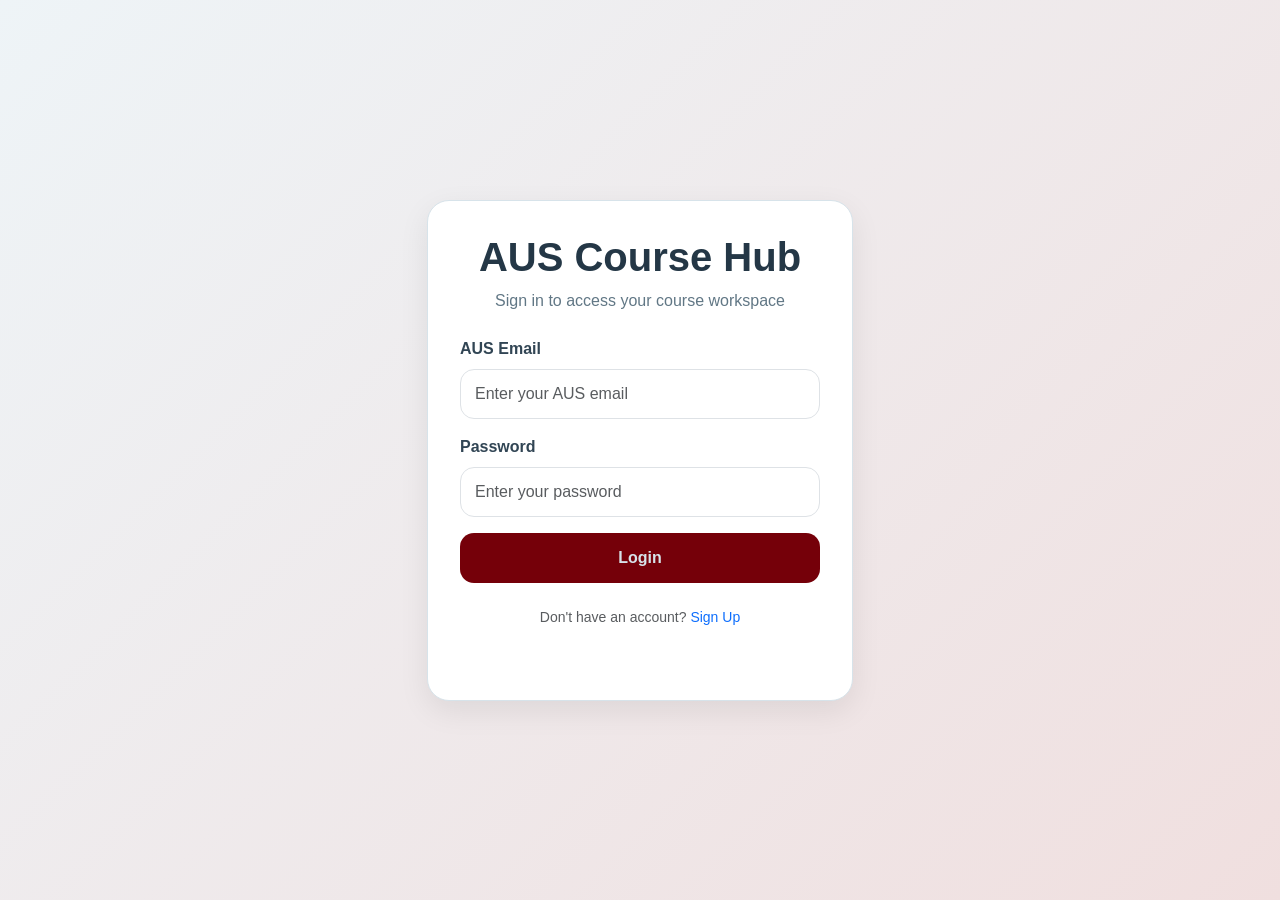
<file: index.html>
<!-- made to send users to login page first! -->
<!DOCTYPE html>
<html>
<head>
    <meta http-equiv="refresh" content="0; url=login.html" />
</head>
<body>
    <p>Loading CourseHub... <a href="login.html">click here</a> if not redirected.</p>
</body>
</html>
</file>
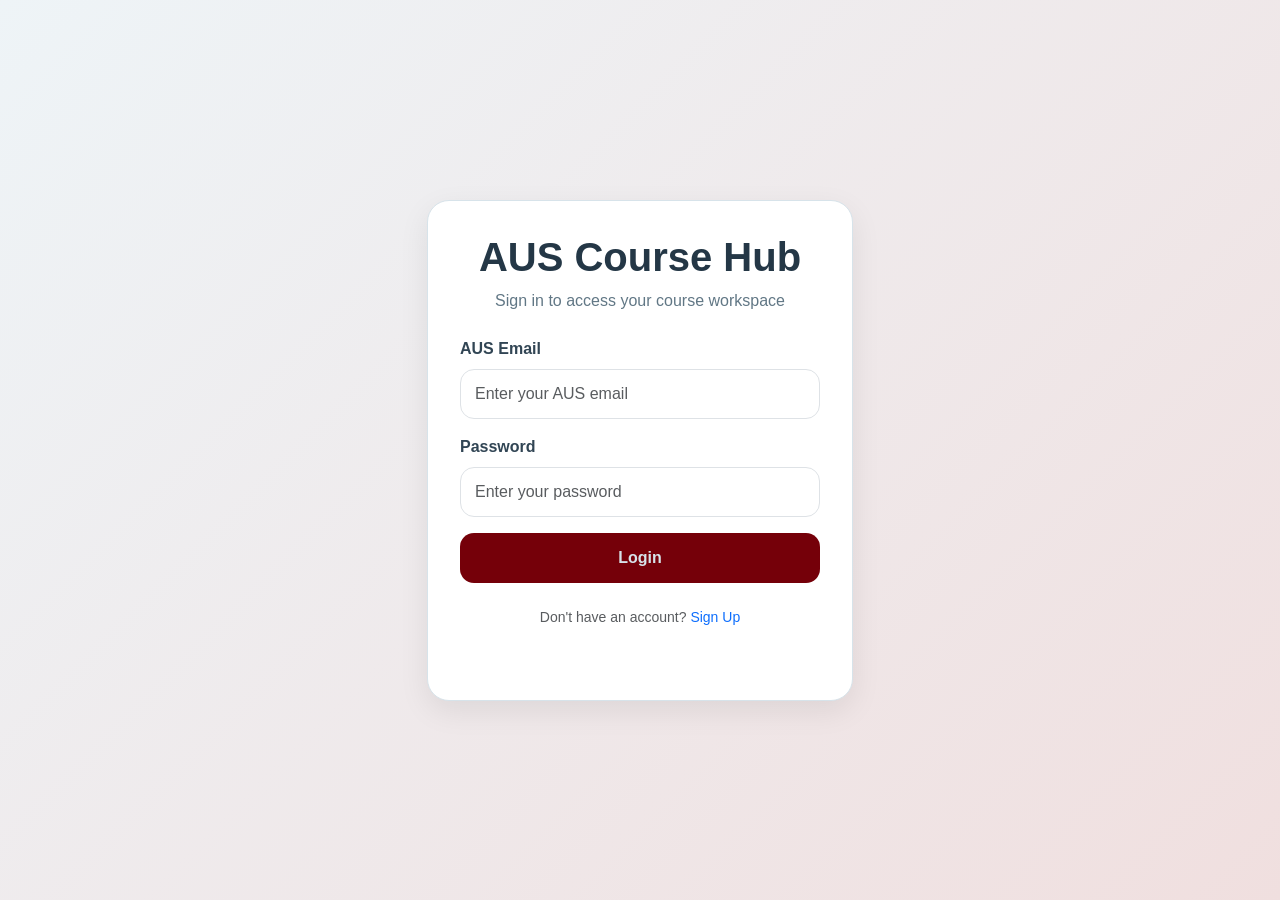
<file: login.html>
<!DOCTYPE html>
<html lang="en">
<head>
  <meta charset="UTF-8">
  <title>AUS Academic Workspace - Login & Sign Up</title>

  <link href="https://cdn.jsdelivr.net/npm/bootstrap@5.3.8/dist/css/bootstrap.min.css" rel="stylesheet" >
  <link rel="stylesheet" href="login.css">
  <style>
    /* Adding a smooth transition for the hidden name field */
    .hidden-field {
      display: none;
    }
  </style>
</head>
<body>
  <div class="container login-wrapper">
    <div class="login-card">
      <h1 class="login-title" id="formTitle">AUS Course Hub</h1>
      <p class="login-subtitle" id="formSubtitle">Sign in to access your course workspace</p>

      <form id="authForm" action="UsersServlet" method="POST">
        <input type="hidden" id="authAction" name="action" value="login">

        <div class="mb-3 hidden-field" id="nameField">
          <label for="fullName" class="form-label">Full Name</label>
          <input type="text" class="form-control" id="fullName" name="fullName" placeholder="Enter your full name">
        </div>

        <div class="mb-3 hidden-field" id="idField">
          <label for="id" class="form-label">AUS ID</label>
          <input type="text" class="form-control" id="id" name="id" placeholder="Enter your AUS ID">
        </div>

        <div class="mb-3">
          <label for="email" class="form-label">AUS Email</label>
          <input type="email" class="form-control" id="email" name="email" placeholder="Enter your AUS email" required>
        </div>

        <div class="mb-3">
          <label for="password" class="form-label">Password</label>
          <input type="password" class="form-control" id="password" name="password" placeholder="Enter your password" required>
        </div>

        <div class="d-grid">
          <button type="submit" class="btn btn-login" id="submitbutton">Login</button>
        </div>
      </form>

      <div class="mt-4 text-center">
        <p class="text-muted small">
          <span id="toggleText">Don't have an account?</span> 
          <a href="javascript:void(0)" onclick="toggleAuthMode()" id="toggleLink" class="text-decoration-none">Sign Up</a>
        </p>
      </div>

      <div id="message" class="message"></div>
    </div>
  </div>
  <script src="login.js"></script>
</body>
</html>
</file>
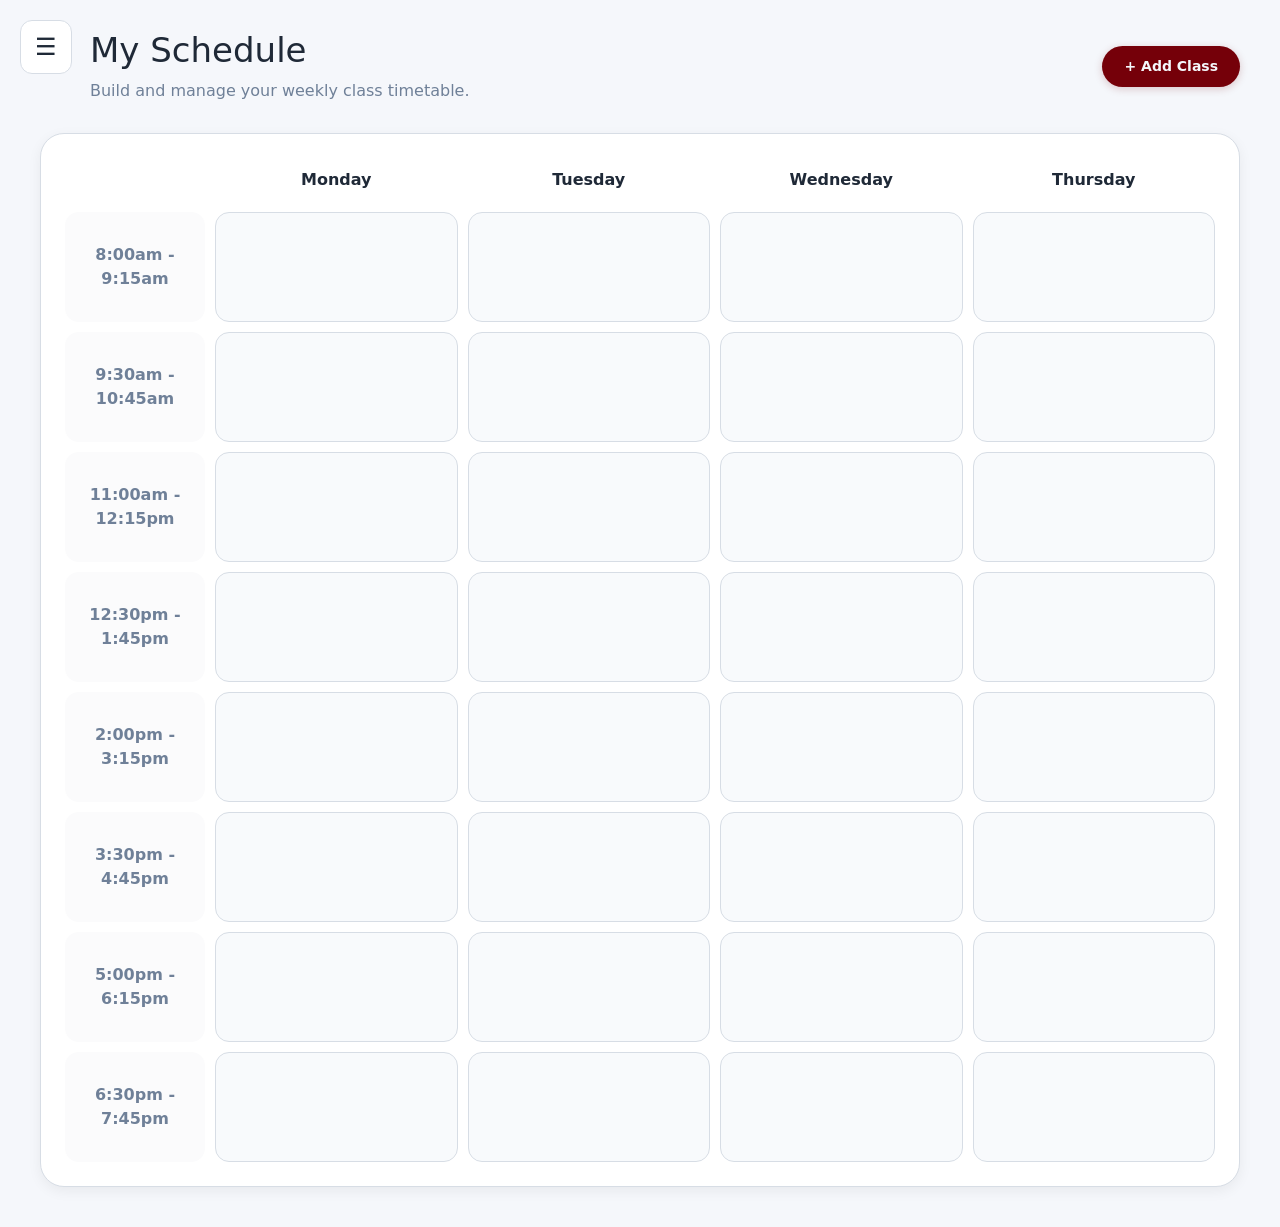
<file: schedule.html>
<!DOCTYPE html>
<html lang="en">
<head>
  <meta charset="UTF-8">
  <meta name="viewport" content="width=device-width, initial-scale=1.0">
  <title>My Schedule</title>
  <script>
  	const savedClasses = []; // This is populated by your ScheduleServlet
  </script>
  <link href="https://cdn.jsdelivr.net/npm/bootstrap@5.3.8/dist/css/bootstrap.min.css" rel="stylesheet">
  <link rel="stylesheet" href="https://cdn.jsdelivr.net/npm/bootstrap-icons@1.11.3/font/bootstrap-icons.min.css">
  <link rel="stylesheet" href="schedule.css"></head>
<body>

  <button id="menuToggle" class="menu-toggle">☰</button>

  <div id="sidebar" class="sidebar">
    <div class="sidebar-header">
      <span class="sidebar-title">CourseHub</span>
      <button id="closeMenu" class="close-btn">✕</button>
    </div>

    <nav class="sidebar-nav">
      <a href="UsersServlet" class="nav-item-custom"><i class="bi bi-speedometer2"></i> Dashboard</a>
      <a href="SidebarServlet?page=CoursesMain" class="nav-item-custom"><i class="bi bi-journal-bookmark-fill"></i> My classes</a>
      <a href="#" class="nav-item-custom active"><i class="bi bi-clock"></i> Schedule</a>
      <a href="SidebarServlet?page=flowchart" class="nav-item-custom"><i class="bi bi-diagram-2"></i> FlowChart</a>
      <a href="SidebarServlet?page=messages" class="nav-item-custom"><i class="bi bi-chat-dots"></i> Messages</a>
    </nav>
  </div>

  <header class="topbar">
    <div>
      <h1>My Schedule</h1>
      <p>Build and manage your weekly class timetable.</p>
    </div>
    <button id="openFormBtn" class="add-class-btn">+ Add Class</button>
  </header>

  <main class="page-content">
    <section class="schedule-card">
      <div class="schedule-board">
        <div class="schedule-header-row">
          <div class="time-header"></div>
          <div class="day-header">Monday</div>
          <div class="day-header">Tuesday</div>
          <div class="day-header">Wednesday</div>
          <div class="day-header">Thursday</div>
        </div>

        <div class="schedule-grid" id="scheduleGrid"></div>
      </div>
    </section>
  </main>

  <div class="form-page" id="classFormPopup"> 
    <div class="form-card">
      <h2 class="form-title">Add Course to Schedule</h2>

      <form id="classForm" action="ScheduleServlet" method="POST">
		  <label for="courseType" class="form-label">Type</label>
		  <select id="courseType" name="courseType" class="form-control" required>
		    <option value="">Select type</option>
		    <option value="lecture">Lecture</option>
		    <option value="recitation">Recitation</option>
		    <option value="lab110">Lab (1h 50m)</option>
		    <option value="lab250">Lab (2h 50m)</option>
		</select>
		
		  <label for="courseName" class="form-label">Course Name</label>
		  <input type="text" id="courseName" name="courseName" class="form-control" required>
		
		  <label for="courseCode" class="form-label">Course Code</label>
		  <input type="text" id="courseCode" name="courseCode" class="form-control" required>
		
		  <label class="form-label">Days</label>
		  <div class="days-group">
		    <label><input type="checkbox" name="days" value="Monday"> Monday</label>
		    <label><input type="checkbox" name="days" value="Tuesday"> Tuesday</label>
		    <label><input type="checkbox" name="days" value="Wednesday"> Wednesday</label>
		    <label><input type="checkbox" name="days" value="Thursday"> Thursday</label>
		  </div>
		
		  <label for="startTime" class="form-label">Start Time</label>
		  <select id="startTime" name="startTime" class="form-control" required>
		    <option value="">Select start time</option>
		    <option value="8:00">8:00am</option>
		    <option value="9:30">9:30am</option>
		    <option value="11:00">11:00am</option>
		    <option value="12:30">12:30pm</option>
		    <option value="14:00">2:00pm</option>
		    <option value="15:30">3:30pm</option>
		    <option value="17:00">5:00pm</option>
		    <option value="18:30">6:30pm</option>
		  </select>
		
		  <label for="room" class="form-label">Room</label>
		  <input type="text" id="room" name="room" class="form-control" required>
		
		  <div class="form-actions">
		    <button type="button" class="secondary-btn" id="cancelFormBtn">Cancel</button>
		    <button type="submit" class="add-class-btn">Save Class</button>
		  </div>
		</form>
    </div>
  </div>

  <script src="schedule.js"></script>
</body>
</html>
</file>
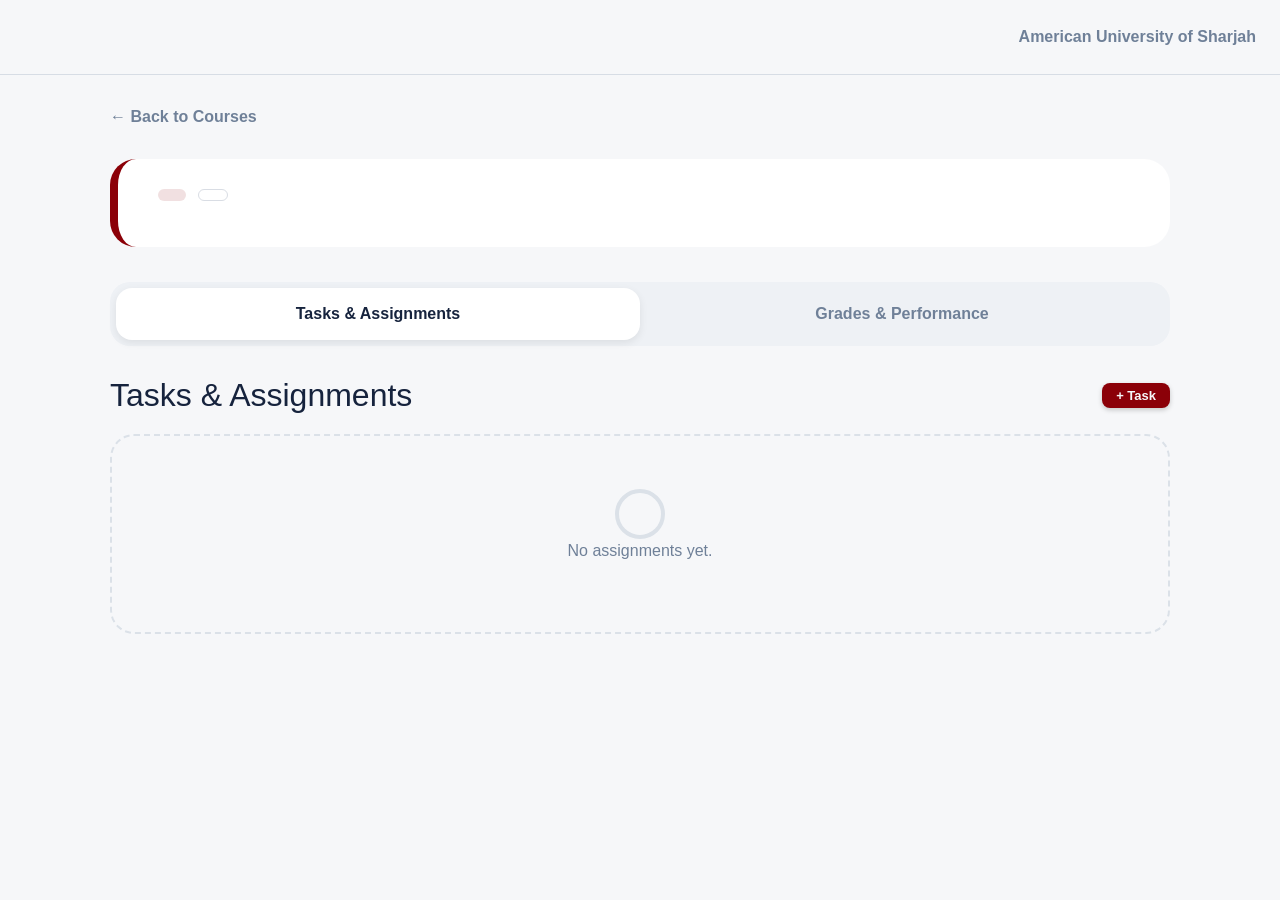
<file: workspace.html>
<!DOCTYPE html>
<html lang="en">

<head>
    <meta charset="UTF-8">
    <title>Workspace</title>

    <link href="https://cdn.jsdelivr.net/npm/bootstrap@5.3.3/dist/css/bootstrap.min.css" rel="stylesheet">
    <link rel="stylesheet" href="workspace.css">
</head>

<body>

    <header class="topbar">
        <div class="uni-name">American University of Sharjah</div>
    </header>

    <main class="container">

        <a href="SidebarServlet?page=CoursesMain" class="back-link">← Back to Courses</a>

        <section class="course-hero">
            <div class="hero-tags">
                <span id="courseCode" class="course-code"></span>
                <span id="courseSemester" class="course-semester"></span>
            </div>

            <h1 id="courseName"></h1>
            <p id="courseInstructor"></p>
        </section>

        <div class="tabs">
            <div class="tab active" onclick="showTasks()">Tasks & Assignments</div>
            <div class="tab" onclick="showGrades()">Grades & Performance</div>
        </div>

        <div id="tasksSection">

            <section class="section-header">
                <h2>Tasks & Assignments</h2>
                <button class="add-btn" onclick="openTaskForm()">+ Task</button>
            </section>

            <section class="empty-box" id="tasksEmptyBox">
                <div class="empty-content">
                    <div class="circle"></div>
                    <p>No assignments yet.</p>
                </div>
            </section>

            <div id="taskList"></div>

        </div>

        <div id="gradesSection" style="display: none;">

            <div class="grades-wrapper">

                <div class="grade-main">
                    <p>Current Grade Average</p>
                    <h1 id="gradeAverage">N/A</h1>
                    <span class="grade-dash" id="letterGrade">-</span>
                </div>

                <div class="grade-scale">
                    <h3>Grade Scale</h3>

                    <div class="row g-3 mt-2">
                        <div class="col-md-4"><div class="scale-box">A<br><span>93+</span></div></div>
                        <div class="col-md-4"><div class="scale-box">A-<br><span>90+</span></div></div>
                        <div class="col-md-4"><div class="scale-box">B+<br><span>87+</span></div></div>
                        <div class="col-md-4"><div class="scale-box">B<br><span>83+</span></div></div>
                        <div class="col-md-4"><div class="scale-box">B-<br><span>80+</span></div></div>
                        <div class="col-md-4"><div class="scale-box">C+<br><span>77+</span></div></div>
                        <div class="col-md-4"><div class="scale-box">C<br><span>73+</span></div></div>
                        <div class="col-md-4"><div class="scale-box">D<br><span>60+</span></div></div>
                        <div class="col-md-4"><div class="scale-box">F<br><span>&lt;60</span></div></div>
                    </div>
                </div>

            </div>

            <section class="section-header">
                <h2>Grades</h2>
                <button class="add-btn" onclick="openGradeForm()">+ Add Grade</button>
            </section>

            <div class="assignment-table">

                <div class="table-header">
                    <div>Name</div>
                    <div>Weight</div>
                    <div>Grade</div>
                    <div>Letter</div>
                </div>

                <div id="gradesTableBody">
                    <div class="table-empty">
                        No grades added yet.
                    </div>
                </div>

            </div>

        </div>

    </main>

    <div class="form-page" id="taskFormPopup">
        <div class="form-card">

            <h2 class="form-title">Add New Task</h2>

            <form id="taskForm" action="addTask" method="post">

                <label>Assignment Name</label>
                <input type="text" id="taskName" required>

                <label>Due Date</label>
                <input type="date" id="taskDueDate" required>

                <input type="hidden" id="courseIdInput" name="course_id">

                <div class="form-buttons">
                    <button type="button" class="cancel-btn" onclick="closeTaskForm()">Cancel</button>
                    <button type="submit" class="save-btn">Save Task</button>
                </div>

            </form>

        </div>
    </div>

    <div class="form-page" id="gradeFormPopup">
        <div class="form-card">

            <h2 class="form-title">Add Grade</h2>

            <form id="gradeForm" onsubmit="addGrade(event)">

                <label>Name</label>
                <input type="text" id="gradeName" required>

                <label>Grade</label>
                <input type="number" id="gradeValue" required>

                <label>Weight</label>
                <input type="number" id="gradeWeight" required>

                <div class="form-buttons">
                    <button type="button" class="cancel-btn" onclick="closeGradeForm()">Cancel</button>
                    <button type="submit" class="save-btn">Save Grade</button>
                </div>

            </form>

        </div>
    </div>

    <script src="workspace.js"></script>
</body>
</html>
</file>
<file: login.css>
body {
  min-height: 100vh;
  margin: 0;
  display: flex;
  align-items: center;
  justify-content: center;
  padding: 20px;
  font-family: Arial, sans-serif;
  background: linear-gradient(135deg, #eef4f7, #f0dfdf);
}

.login-wrapper {
  width: 100%;
  max-width: 450px;
}

.login-card {
  background-color: #ffffff;
  border: 1px solid #d7e3ea;
  border-radius: 22px;
  padding: 32px;
  box-shadow: 0 10px 30px rgba(0, 0, 0, 0.08);
}

.login-title {
  text-align: center;
  margin-bottom: 8px;
  color: #243746;
  font-weight: 700;
}

.login-subtitle {
  text-align: center;
  color: #617785;
  margin-bottom: 24px;
}

.form-label {
  font-weight: 600;
  color: #314554;
}

.form-control {
  border-radius: 14px;
  padding: 12px 14px;
}

.form-control:focus {
  box-shadow: none;
  border-color: #8aa8b8;
}

.btn-login {
  width: 100%;
  border-radius: 14px;
  padding: 12px;
  font-weight: 600;
  background-color: #750009;
  color: #d7e3ea
}

.message {
  margin-top: 16px;
  text-align: center;
  font-weight: 600;
  min-height: 24px;
  color: #eb3e3e;
}

@media screen and (max-width: 576px) {
  .login-card {
    padding: 24px 20px;
    border-radius: 18px;
  }

  .login-title {
    font-size: 1.5rem;
  }

  
  .login-subtitle {
    font-size: 0.95rem;
  }
}
</file>
<file: schedule.css>
:root {
  --bg-color: #f5f7fb;
  --text-color: #1f2937;
  --muted-text: #6f8098;

  --accent-color: #750009;
  --accent-hover: #5e0007;

  --card-bg: #ffffff;
  --soft-bg: #fbfbfc;
  --border-color: #d7dde5;
  --input-border: #d7e3ea;

  --overlay-bg: rgba(0, 0, 0, 0.2);

  --sidebar-bg: #ffffff;
  --nav-text: #2c3e50;
  --nav-hover-bg: #f1f5f9;
  --nav-active-bg: #fff0f0;
  --nav-active-text: #750009;

  --slot-bg: #f8fafc;
  --class-bg: #750009;
  --class-text: #ffffff;
}
a* {
  box-sizing: border-box;
  font-family: Arial, Helvetica, sans-serif;
}

body {
  margin: 0;
  background: var(--bg-color);
  color: var(--text-color);
}

.menu-toggle {
  position: fixed;
  top: 20px;
  left: 20px;
  z-index: 1100;
  background-color: var(--card-bg);
  color: var(--text-color);
  border: 1px solid var(--border-color);
  border-radius: 12px;
  padding: 8px 14px;
  font-size: 24px;
  cursor: pointer;
}

.sidebar {
  position: fixed;
  top: 20px;
  left: -320px;
  width: 270px;
  height: calc(100% - 40px);
  background: var(--sidebar-bg);
  border-radius: 28px;
  padding: 1.5rem 1rem;
  box-shadow: 0 8px 20px rgba(0,0,0,0.02), 0 2px 6px rgba(0,0,0,0.05);
  z-index: 1200;
  transition: left 0.3s ease;
  display: flex;
  flex-direction: column;
}

.sidebar.show {
  left: 20px;
}

.sidebar-header {
  display: flex;
  justify-content: space-between;
  align-items: center;
  margin-bottom: 24px;
}

.sidebar-title {
  font-size: 24px;
  font-weight: 700;
  color: var(--text-color);
}

.close-btn {
  background: none;
  border: none;
  font-size: 22px;
  cursor: pointer;
  color: var(--text-color);
}

.add-class-btn {
  background-color: var(--accent-color);
  color: var(--bg-color) !important;
  border: none;
  padding: 10px 22px;
  border-radius: 25px;
  font-size: 14px;
  font-weight: 600;
  cursor: pointer;
  display: flex;
  align-items: center;
  gap: 8px;
  box-shadow: 0 2px 8px rgba(117, 0, 9, 0.2);
}


.add-class-btn:hover {
  background-color: var(--accent-hover);
  box-shadow: 0 4px 12px rgba(117, 0, 9, 0.3);
}

.sidebar-nav {
  display: flex;
  flex-direction: column;
  gap: 6px;
}

.nav-item-custom {
  display: block;
  padding: 12px 16px;
  border-radius: 16px;
  color: var(--nav-text);
  font-weight: 500;
  text-decoration: none;
  transition: all 0.2s;
}

.nav-item-custom:hover {
  background: var(--nav-hover-bg);
}

.nav-item-custom.active {
  background: var(--nav-active-bg);
  color: var(--nav-active-text);
}

/* keep space between icon and nav bar content */
.nav-item-custom i {
    margin-right: 15px !important; 
    display: inline-block;
    width: 20px; 
    text-align: center;
}

.topbar {
  padding: 30px 40px 10px 90px;
  display: flex;
  justify-content: space-between;
  align-items: center;
}

.topbar h1 {
  margin: 0 0 8px 0;
  font-size: 34px;
}

.topbar p {
  margin: 0;
  color: var(--muted-text);
  font-size: 16px;
}

.page-content {
  padding: 20px 40px 40px 40px;
}

.schedule-card {
  background: var(--card-bg);
  border: 1px solid var(--border-color);
  border-radius: 24px;
  padding: 24px;
  box-shadow: 0 4px 14px rgba(0,0,0,0.06);
}

.schedule-board {
  overflow-x: auto;
}

.schedule-header-row {
  display: grid;
  grid-template-columns: 140px repeat(4, minmax(180px, 1fr));
  gap: 10px;
  margin-bottom: 10px;
}

.time-header,
.day-header {
  min-height: 44px;
  display: flex;
  align-items: center;
  justify-content: center;
  font-weight: 700;
}

.schedule-grid {
  display: grid;
  grid-template-columns: 140px repeat(4, minmax(180px, 1fr));
  grid-auto-rows: 110px;
  gap: 10px;
  position: relative;
}

.time-cell {
  background: var(--soft-bg);
  color: var(--muted-text);
  font-weight: 600;
  border-radius: 14px;
  padding: 12px;
  display: flex;
  align-items: center;
  justify-content: center;
  text-align: center;
}

.slot {
  background: var(--slot-bg);
  border: 1px solid var(--border-color);
  border-radius: 14px;
  min-height: 110px;
}

.class-block {
  background: var(--class-bg);
  color: var(--class-text);
  border-radius: 12px;
  padding: 10px;
  font-size: 13px;
  line-height: 1.3;
  overflow: hidden;
  z-index: 5;
  position: relative;
  display: flex;
  flex-direction: column;
  min-height: 0;
}

.class-block.compact {
  padding: 8px 10px 34px 10px;
  font-size: 12px;
  line-height: 1.2;
}

.class-block.compact strong {
  font-size: 13px;
}

.class-block.compact .class-type {
  font-size: 10px;
  margin-bottom: 2px;
}

.class-block.compact small {
  font-size: 11px;
  margin: 0;
}

.class-block strong {
  display: block;
  font-size: 14px;
}

.class-block small {
  display: block;
  font-size: 12px;
  opacity: 0.95;
}

.class-type {
  display: inline-block;
  font-size: 11px;
  font-weight: 700;
  opacity: 0.95;
  margin-bottom: 4px;
}

.delete-class {
  position: absolute;
  left: 10px;
  bottom: 8px;
  background: transparent;
  border: 1px solid rgba(255,255,255,0.5);
  color: white;
  padding: 3px 8px;
  border-radius: 8px;
  cursor: pointer;
  width: fit-content;
  font-size: 12px;
}

.form-page {
  display: none;
  position: fixed;
  inset: 0;
  justify-content: center;
  align-items: center;
  padding: 30px;
  z-index: 1000;
  background-color: var(--overlay-bg);
}

.form-card {
  width: 100%;
  max-width: 520px;
  background-color: var(--card-bg);
  border: 1px solid var(--input-border);
  border-radius: 20px;
  padding: 30px;
  box-shadow: 0 4px 12px rgba(0,0,0,0.08);
}

.form-title {
  margin-bottom: 20px;
  color: var(--text-color);
  font-weight: 700;
}

.form-label {
  display: block;
  margin: 12px 0 6px;
  color: var(--text-color);
  font-weight: 600;
}

.form-control {
  width: 100%;
  padding: 12px;
  border-radius: 12px;
  border: 1px solid var(--input-border);
  background-color: var(--card-bg);
  color: var(--text-color);
}

.days-group {
  display: grid;
  grid-template-columns: repeat(2, 1fr);
  gap: 8px 14px;
  margin-top: 6px;
}

.days-group label {
  font-size: 14px;
  color: var(--text-color);
}

.form-actions {
  display: flex;
  justify-content: flex-end;
  gap: 12px;
  margin-top: 18px;
}

.add-btn {
  background-color: var(--accent-color);
  color: var(--bg-color);
  border: none;
  border-radius: 14px;
  padding: 12px 24px;
  font-size: 16px;
  cursor: pointer;
}

.add-btn:hover {
  background-color: var(--accent-hover);
}

.secondary-btn {
  background-color: var(--card-bg);
  color: var(--accent-color);
  border: 2px solid var(--accent-color);
  border-radius: 14px;
  padding: 10px 20px;
  font-size: 15px;
  cursor: pointer;
}

@media (max-width: 900px) {
  .page-content {
    padding: 20px;
  }

  .topbar {
    padding: 30px 20px 10px 80px;
    flex-direction: column;
    align-items: flex-start;
    gap: 12px;
  }
}
</file>
<file: workspace.css>
:root {
  --bg-color: #f6f7f9;
  --text-color: #16233d;
  --muted-text: #6f8098;

  --accent-color: #8b0008;
  --accent-hover: #750006;

  --card-bg: #ffffff;
  --soft-bg: #fbfbfc;
  --border-color: #d7dde5;
  --light-border: #e1e5ea;
  --dash-border: #dbe1e8;
  --input-border: #e1e1e1;

  --secondary-btn-bg: #ffffff;
  --secondary-btn-text: #1f2937;
  --secondary-btn-border: #d9dde4;

  --cancel-bg: #8b8f97;
  --cancel-hover: #737780;

  --overlay-bg: rgba(0,0,0,0.25);

  --tab-bg: #eef1f5;
  --tab-active-bg: #ffffff;
  --tab-active-text: #16233d;

  --grade-main-bg: #8b0008;
  --grade-main-text: #ffffff;
  --grade-scale-bg: #eef1f5;
  --scale-box-bg: #ffffff;

  --sidebar-bg: #ffffff;
  --nav-text: #2c3e50;
  --nav-hover-bg: #f1f5f9;
  --nav-active-bg: #fff0f0;
  --nav-active-text: #750009;
  --sidebar-border: #d7dde5;
}

body {
  margin: 0;
  font-family: Arial, Helvetica, sans-serif;
  background-color: var(--bg-color);
  color: var(--text-color);
}

.menu-toggle {
  position: fixed;
  top: 20px;
  left: 20px;
  z-index: 1100;
  background-color: var(--card-bg);
  color: var(--text-color);
  border: 1px solid var(--sidebar-border);
  border-radius: 12px;
  padding: 8px 14px;
  font-size: 24px;
  cursor: pointer;
  box-shadow: 0 4px 12px rgba(0, 0, 0, 0.08);
}

.sidebar {
  position: fixed;
  top: 20px;
  left: -320px;
  width: 270px;
  height: calc(100% - 40px);
  background: var(--sidebar-bg);
  border-radius: 28px;
  padding: 1.5rem 1rem;
  box-shadow: 0 8px 20px rgba(0,0,0,0.02), 0 2px 6px rgba(0,0,0,0.05);
  z-index: 1200;
  transition: left 0.3s ease;
  display: flex;
  flex-direction: column;
}

.sidebar.show {
  left: 20px;
}

.sidebar-header {
  display: flex;
  justify-content: space-between;
  align-items: center;
  margin-bottom: 24px;
}

.sidebar-title {
  font-size: 24px;
  font-weight: 700;
  color: var(--text-color);
}

.close-btn {
  background: none;
  border: none;
  font-size: 22px;
  cursor: pointer;
  color: var(--text-color);
  width: auto;
  padding: 0;
}

.close-btn:hover {
  background: none;
}

.sidebar-nav {
  display: flex;
  flex-direction: column;
  gap: 6px;
}

.nav-item-custom {
  display: block;
  padding: 12px 16px;
  border-radius: 16px;
  color: var(--nav-text);
  font-weight: 500;
  text-decoration: none;
  transition: all 0.2s;
}

.nav-item-custom:hover {
  background: var(--nav-hover-bg);
}

.nav-item-custom.active {
  background: var(--nav-active-bg);
  color: var(--nav-active-text);
}

.topbar {
  height: 75px;
  border-bottom: 1px solid var(--border-color);
  display: flex;
  justify-content: flex-end;
  align-items: center;
  padding: 0 24px 0 80px;
}

.uni-name {
  color: var(--muted-text);
  font-weight: 600;
}

.container {
  padding: 30px 40px;
}

.back-link {
  text-decoration: none;
  color: var(--muted-text);
  font-weight: 600;
}

.course-hero {
  margin-top: 30px;
  background-color: var(--card-bg);
  border-radius: 26px;
  padding: 30px 40px;
  border-left: 8px solid var(--accent-color);
}

.hero-tags {
  display: flex;
  gap: 12px;
  margin-bottom: 15px;
}

.course-code {
  background-color: rgba(139, 0, 8, 0.12);
  color: var(--accent-color);
  padding: 5px 14px;
  border-radius: 20px;
  font-weight: bold;
}

.course-semester {
  border: 1px solid var(--secondary-btn-border);
  padding: 5px 14px;
  border-radius: 20px;
}

.course-hero h1 {
  font-size: 44px;
  margin: 0;
}

.course-hero p {
  color: var(--muted-text);
}

.tabs {
  display: flex;
  background-color: var(--tab-bg);
  border-radius: 20px;
  padding: 6px;
  margin-top: 35px;
}

.tab {
  width: 50%;
  text-align: center;
  padding: 14px;
  font-weight: bold;
  color: var(--muted-text);
  cursor: pointer;
}

.tab.active {
  background-color: var(--tab-active-bg);
  border-radius: 16px;
  color: var(--tab-active-text);
  box-shadow: 0 3px 8px rgba(0,0,0,0.08);
}

.section-header {
  margin-top: 30px;
  display: flex;
  justify-content: space-between;
  align-items: center;
}

.section-header h2 {
  margin: 0;
}

.add-btn {
  background-color: var(--accent-color);
  color:var(--bg-color);
  border: none;
  padding: 6px 14px;
  font-size: 13px;
  font-weight: 600;
  line-height: 1;
  border-radius: 8px;
  cursor: pointer;
  box-shadow: 0 2px 5px rgba(0,0,0,0.2);
}

.add-btn:hover {
  background-color: var(--accent-hover);
}

.empty-box {
  margin-top: 20px;
  height: 200px;
  border: 2px dashed var(--dash-border);
  border-radius: 24px;
  display: flex;
  justify-content: center;
  align-items: center;
}

.empty-content {
  text-align: center;
  color: var(--muted-text);
}

.circle {
  width: 50px;
  height: 50px;
  border: 4px solid var(--dash-border);
  border-radius: 50%;
  margin: auto;
}

.task-card {
  margin-top: 18px;
  background-color: var(--card-bg);
  border: 1px solid var(--light-border);
  border-radius: 16px;
  padding: 18px 22px;
  display: flex;
  justify-content: space-between;
  align-items: center;
}

.task-title {
  font-weight: 700;
  font-size: 18px;
}

.task-date {
  color: var(--muted-text);
  font-size: 14px;
}

.grades-wrapper {
  display: flex;
  gap: 30px;
  margin-top: 30px;
}

.grade-main {
  width: 45%;
  background-color: var(--grade-main-bg);
  color: var(--grade-main-text);
  border-radius: 24px;
  padding: 30px;
}

.grade-main h1 {
  font-size: 70px;
  margin: 10px 0;
}

.grade-dash {
  background-color: rgba(255,255,255,0.3);
  padding: 6px 10px;
  border-radius: 10px;
}

.grade-scale {
  width: 55%;
  background-color: var(--grade-scale-bg);
  border-radius: 24px;
  padding: 20px;
}

.scale-box {
  background-color: var(--scale-box-bg);
  padding: 14px;
  border-radius: 12px;
  text-align: center;
  font-weight: bold;
}

.scale-box span {
  font-size: 14px;
  color: var(--muted-text);
}


.assignment-table {
  width: 100%;
  border-radius: 16px;
  overflow: hidden;
  background-color:var(--grade-main-bg);
  border: 1px solid var(--grade-main-bg);
}

.table-header,
.table-row {
  display: grid;
  grid-template-columns: 2fr 1fr 1fr 1fr 120px; 
  align-items: center;
  padding: 18px 28px;
  column-gap: 20px;
}


.table-header {
  background-color: #f9fafb;
  font-weight: 700;
  color: #6f8098;
  border-bottom: 1px solid #e5e7eb;
}

.table-row {
  border-bottom: 1px solid #f0f2f5;
  color: #16233d;
}

.table-row:last-child {
  border-bottom: none;
}



.table-header div:nth-child(1),
.table-row div:nth-child(1) {
  text-align: left;
}

.table-header div:nth-child(2),
.table-row div:nth-child(2),
.table-header div:nth-child(3),
.table-row div:nth-child(3),
.table-header div:nth-child(4),
.table-row div:nth-child(4) {
  text-align: center;
}


.table-header div:nth-child(5),
.table-row div:nth-child(5) {
  text-align: right;
}


.table-row form {
  display: flex;
  justify-content: flex-end;
}


.delete-task-btn {
  border: 1.5px solid #b91c1c;
  color: #b91c1c;
  background-color: transparent;
  padding: 6px 14px;
  border-radius: 10px;
  font-weight: 600;
  cursor: pointer;
  transition: all 0.2s ease;
}

.delete-task-btn:hover {
  background-color: #b91c1c;
  color: white;
}


.table-empty {
  text-align: center;
  padding: 30px;
  color: var(--text-color);
}

.form-page {
  display: none;
  position: fixed;
  top: 0;
  left: 0;
  width: 100%;
  height: 100%;
  justify-content: center;
  align-items: center;
  background-color: var(--overlay-bg);
  z-index: 1000;
}

.form-card {
  width: 520px;
  background-color: var(--card-bg);
  border-radius: 22px;
  padding: 32px 36px 38px;
  box-shadow: 0 4px 12px rgba(0,0,0,0.12);
}

.form-title {
  margin: 0 0 22px;
  font-size: 32px;
  font-weight: 800;
}

.form-card label {
  display: block;
  font-size: 17px;
  font-weight: 600;
  margin-bottom: 8px;
}

.form-card input {
  width: 100%;
  height: 42px;
  border: 2px solid var(--input-border);
  border-radius: 12px;
  padding: 0 12px;
  font-size: 15px;
  margin-bottom: 18px;
  box-sizing: border-box;
  background-color: var(--card-bg);
  color: var(--text-color);
}

.form-buttons {
  display: flex;
  gap: 12px;
  margin-top: 6px;
}

.save-btn {
  background-color: var(--accent-color);
  color: var(--bg-color) !important;
  border: none;
  border-radius: 12px;
  padding: 12px 22px;
  font-size: 16px;
  font-weight: 700;
  cursor: pointer;
}

.cancel-btn {
  background-color: var(--cancel-bg);
  color: white;
  border: none;
  border-radius: 12px;
  padding: 12px 22px;
  font-size: 16px;
  font-weight: 700;
  cursor: pointer;
}

.cancel-btn:hover {
  background-color: var(--cancel-hover);
}

.task-card.completed {
  opacity: 0.55;
  background-color: var(--soft-bg);
}

.task-card.completed .task-title {
  text-decoration: line-through;
}

.task-checkbox {
  width: 18px;
  height: 18px;
  cursor: pointer;
}

.delete-task-btn {
  background-color: var(--card-bg);
  color: var(--accent-color);
  border: 1px solid var(--accent-color);
  border-radius: 8px;
  padding: 6px 12px;
  font-size: 13px;
  font-weight: 600;
  cursor: pointer;
}

.delete-task-btn:hover {
  background-color: rgba(139, 0, 8, 0.08);
}

.task-left {
  display: flex;
  align-items: center;
  gap: 14px;
}

.task-text {
  display: flex;
  flex-direction: column;
}

@media (max-width: 900px) {
  .container {
    padding: 30px 20px;
  }

  .topbar {
    padding-left: 80px;
  }

  .grades-wrapper {
    flex-direction: column;
  }

  .grade-main,
  .grade-scale {
    width: 100%;
  }

  .form-card {
    width: calc(100% - 30px);
  }
}

body {
  opacity: 1;
  transition: opacity 0.15s ease-in;
}

body.page-loading {
  opacity: 0.92;
}
</file>
